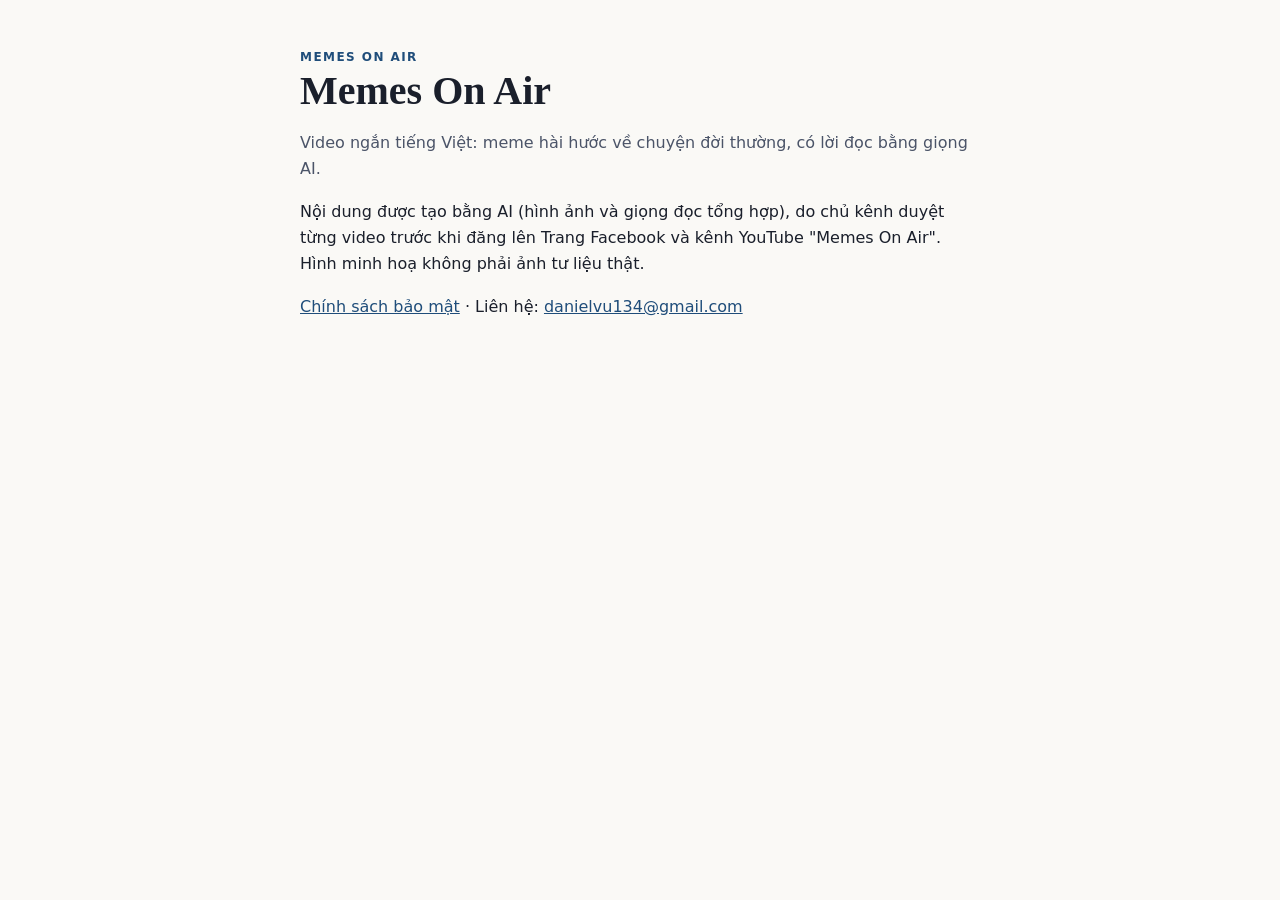
<file: site/index.html>
<!doctype html>
<html lang="vi"><head><meta charset="utf-8"><meta name="viewport" content="width=device-width,initial-scale=1">
<title>Memes On Air</title><meta name="description" content="Memes On Air: video ngắn meme hài hước tiếng Việt trên Facebook và YouTube.">
<link rel="stylesheet" href="style.css"></head><body><main>
<div class="eyebrow">Memes On Air</div>
<h1>Memes On Air</h1>
<p class="sub">Video ngắn tiếng Việt: meme hài hước về chuyện đời thường, có lời đọc bằng giọng AI.</p>
<p>Nội dung được tạo bằng AI (hình ảnh và giọng đọc tổng hợp), do chủ kênh duyệt từng video trước khi đăng lên Trang Facebook và kênh YouTube "Memes On Air". Hình minh hoạ không phải ảnh tư liệu thật.</p>
<p><a href="privacy/">Chính sách bảo mật</a> · Liên hệ: <a href="mailto:danielvu134@gmail.com">danielvu134@gmail.com</a></p>
</main></body></html>
</file>
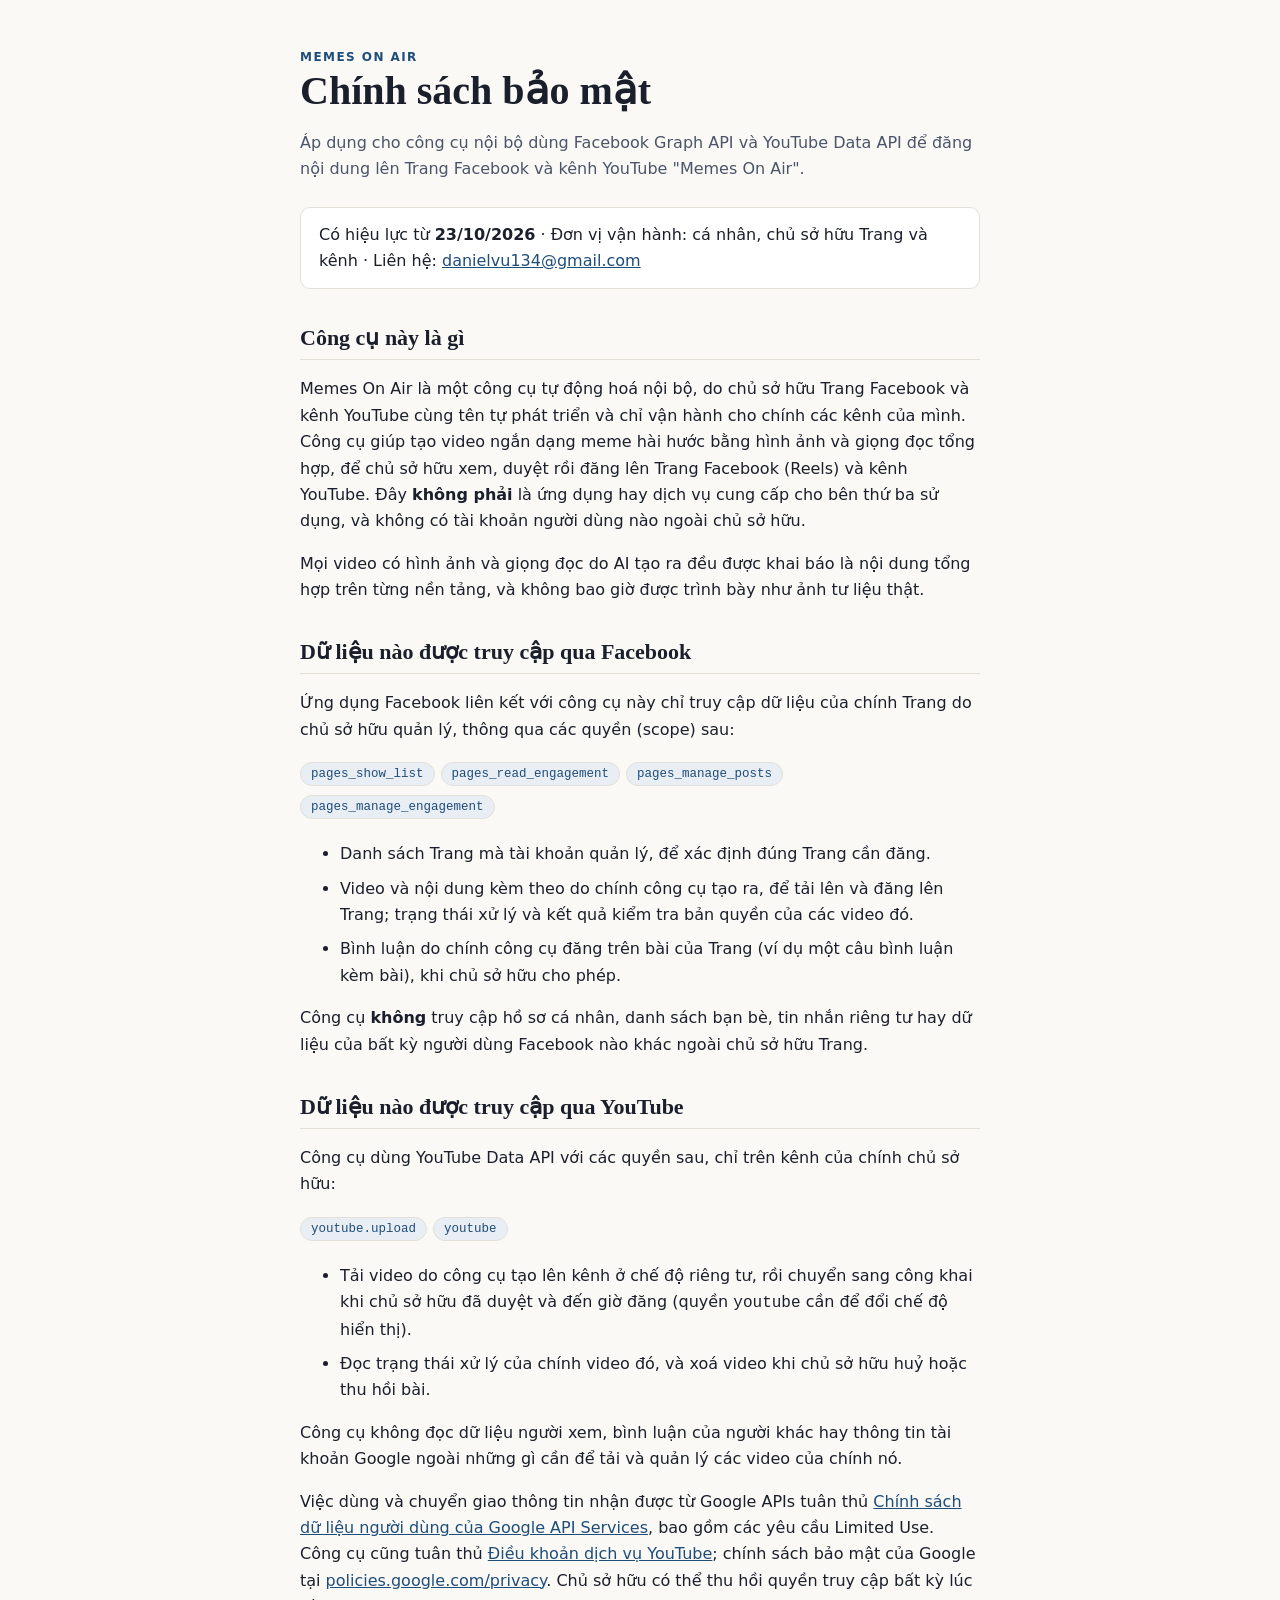
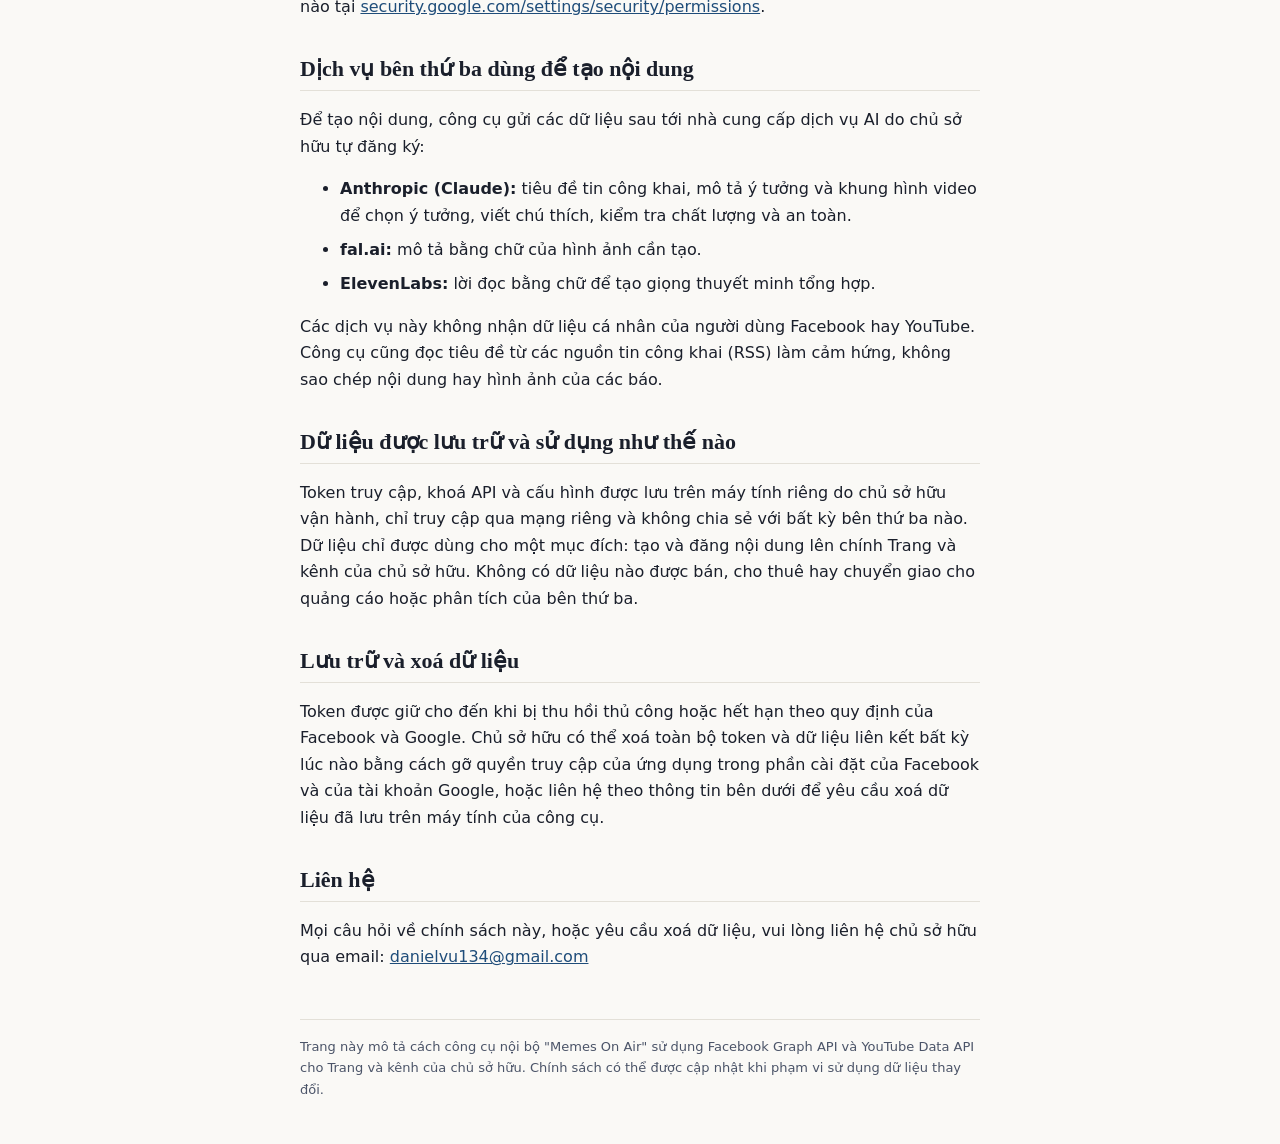
<file: site/privacy/index.html>
<!doctype html>
<html lang="vi"><head><meta charset="utf-8"><meta name="viewport" content="width=device-width,initial-scale=1">
<title>Chính sách bảo mật - Memes On Air</title>
<meta name="description" content="Chính sách bảo mật của công cụ Memes On Air khi đăng nội dung lên Trang Facebook và kênh YouTube của chủ sở hữu.">
<link rel="stylesheet" href="../style.css"></head><body><main>
<div class="eyebrow"><a href="../" style="text-decoration:none">Memes On Air</a></div>
<h1>Chính sách bảo mật</h1>
<p class="sub">Áp dụng cho công cụ nội bộ dùng Facebook Graph API và YouTube Data API để đăng nội dung lên Trang Facebook và kênh YouTube "Memes On Air".</p>
<div class="card">Có hiệu lực từ <strong>23/10/2026</strong> · Đơn vị vận hành: cá nhân, chủ sở hữu Trang và kênh · Liên hệ: <a href="mailto:danielvu134@gmail.com">danielvu134@gmail.com</a></div>

<h2>Công cụ này là gì</h2>
<p>Memes On Air là một công cụ tự động hoá nội bộ, do chủ sở hữu Trang Facebook và kênh YouTube cùng tên tự phát triển và chỉ vận hành cho chính các kênh của mình. Công cụ giúp tạo video ngắn dạng meme hài hước bằng hình ảnh và giọng đọc tổng hợp, để chủ sở hữu xem, duyệt rồi đăng lên Trang Facebook (Reels) và kênh YouTube. Đây <strong>không phải</strong> là ứng dụng hay dịch vụ cung cấp cho bên thứ ba sử dụng, và không có tài khoản người dùng nào ngoài chủ sở hữu.</p>
<p>Mọi video có hình ảnh và giọng đọc do AI tạo ra đều được khai báo là nội dung tổng hợp trên từng nền tảng, và không bao giờ được trình bày như ảnh tư liệu thật.</p>

<h2>Dữ liệu nào được truy cập qua Facebook</h2>
<p>Ứng dụng Facebook liên kết với công cụ này chỉ truy cập dữ liệu của chính Trang do chủ sở hữu quản lý, thông qua các quyền (scope) sau:</p>
<p><span class="pill">pages_show_list</span><span class="pill">pages_read_engagement</span><span class="pill">pages_manage_posts</span><span class="pill">pages_manage_engagement</span></p>
<ul>
<li>Danh sách Trang mà tài khoản quản lý, để xác định đúng Trang cần đăng.</li>
<li>Video và nội dung kèm theo do chính công cụ tạo ra, để tải lên và đăng lên Trang; trạng thái xử lý và kết quả kiểm tra bản quyền của các video đó.</li>
<li>Bình luận do chính công cụ đăng trên bài của Trang (ví dụ một câu bình luận kèm bài), khi chủ sở hữu cho phép.</li>
</ul>
<p>Công cụ <strong>không</strong> truy cập hồ sơ cá nhân, danh sách bạn bè, tin nhắn riêng tư hay dữ liệu của bất kỳ người dùng Facebook nào khác ngoài chủ sở hữu Trang.</p>

<h2>Dữ liệu nào được truy cập qua YouTube</h2>
<p>Công cụ dùng YouTube Data API với các quyền sau, chỉ trên kênh của chính chủ sở hữu:</p>
<p><span class="pill">youtube.upload</span><span class="pill">youtube</span></p>
<ul>
<li>Tải video do công cụ tạo lên kênh ở chế độ riêng tư, rồi chuyển sang công khai khi chủ sở hữu đã duyệt và đến giờ đăng (quyền <code>youtube</code> cần để đổi chế độ hiển thị).</li>
<li>Đọc trạng thái xử lý của chính video đó, và xoá video khi chủ sở hữu huỷ hoặc thu hồi bài.</li>
</ul>
<p>Công cụ không đọc dữ liệu người xem, bình luận của người khác hay thông tin tài khoản Google ngoài những gì cần để tải và quản lý các video của chính nó.</p>
<p>Việc dùng và chuyển giao thông tin nhận được từ Google APIs tuân thủ <a href="https://developers.google.com/terms/api-services-user-data-policy">Chính sách dữ liệu người dùng của Google API Services</a>, bao gồm các yêu cầu Limited Use. Công cụ cũng tuân thủ <a href="https://www.youtube.com/t/terms">Điều khoản dịch vụ YouTube</a>; chính sách bảo mật của Google tại <a href="https://policies.google.com/privacy">policies.google.com/privacy</a>. Chủ sở hữu có thể thu hồi quyền truy cập bất kỳ lúc nào tại <a href="https://security.google.com/settings/security/permissions">security.google.com/settings/security/permissions</a>.</p>

<h2>Dịch vụ bên thứ ba dùng để tạo nội dung</h2>
<p>Để tạo nội dung, công cụ gửi các dữ liệu sau tới nhà cung cấp dịch vụ AI do chủ sở hữu tự đăng ký:</p>
<ul>
<li><strong>Anthropic (Claude):</strong> tiêu đề tin công khai, mô tả ý tưởng và khung hình video để chọn ý tưởng, viết chú thích, kiểm tra chất lượng và an toàn.</li>
<li><strong>fal.ai:</strong> mô tả bằng chữ của hình ảnh cần tạo.</li>
<li><strong>ElevenLabs:</strong> lời đọc bằng chữ để tạo giọng thuyết minh tổng hợp.</li>
</ul>
<p>Các dịch vụ này không nhận dữ liệu cá nhân của người dùng Facebook hay YouTube. Công cụ cũng đọc tiêu đề từ các nguồn tin công khai (RSS) làm cảm hứng, không sao chép nội dung hay hình ảnh của các báo.</p>

<h2>Dữ liệu được lưu trữ và sử dụng như thế nào</h2>
<p>Token truy cập, khoá API và cấu hình được lưu trên máy tính riêng do chủ sở hữu vận hành, chỉ truy cập qua mạng riêng và không chia sẻ với bất kỳ bên thứ ba nào. Dữ liệu chỉ được dùng cho một mục đích: tạo và đăng nội dung lên chính Trang và kênh của chủ sở hữu. Không có dữ liệu nào được bán, cho thuê hay chuyển giao cho quảng cáo hoặc phân tích của bên thứ ba.</p>

<h2>Lưu trữ và xoá dữ liệu</h2>
<p>Token được giữ cho đến khi bị thu hồi thủ công hoặc hết hạn theo quy định của Facebook và Google. Chủ sở hữu có thể xoá toàn bộ token và dữ liệu liên kết bất kỳ lúc nào bằng cách gỡ quyền truy cập của ứng dụng trong phần cài đặt của Facebook và của tài khoản Google, hoặc liên hệ theo thông tin bên dưới để yêu cầu xoá dữ liệu đã lưu trên máy tính của công cụ.</p>

<h2>Liên hệ</h2>
<p>Mọi câu hỏi về chính sách này, hoặc yêu cầu xoá dữ liệu, vui lòng liên hệ chủ sở hữu qua email: <a href="mailto:danielvu134@gmail.com">danielvu134@gmail.com</a></p>

<footer>Trang này mô tả cách công cụ nội bộ "Memes On Air" sử dụng Facebook Graph API và YouTube Data API cho Trang và kênh của chủ sở hữu. Chính sách có thể được cập nhật khi phạm vi sử dụng dữ liệu thay đổi.</footer>
</main></body></html>
</file>
<file: site/style.css>
:root{--ink:#1a1f2b;--soft:#4b5468;--paper:#faf9f6;--raised:#fff;--line:#e3e0d8;--accent:#1f4d7a;--pill:#e8eef4}
@media (prefers-color-scheme:dark){:root{--ink:#eceef2;--soft:#a9b0c0;--paper:#14161c;--raised:#1b1e26;--line:#2b2f3a;--accent:#7fb0e0;--pill:#1d2a38}}
*{box-sizing:border-box}
body{margin:0;background:var(--paper);color:var(--ink);font:16px/1.65 system-ui,-apple-system,"Segoe UI",sans-serif;padding:48px 20px}
main{max-width:680px;margin:0 auto}
h1{font:600 clamp(28px,6vw,40px)/1.15 Georgia,serif;margin:0 0 8px}
h2{font:600 22px Georgia,serif;margin:36px 0 12px;padding-bottom:8px;border-bottom:1px solid var(--line)}
.eyebrow{font-size:12px;font-weight:600;letter-spacing:.12em;text-transform:uppercase;color:var(--accent)}
.sub{color:var(--soft)}
.card{background:var(--raised);border:1px solid var(--line);border-radius:10px;padding:14px 18px;margin:24px 0}
.pill{display:inline-block;font:12.5px ui-monospace,Consolas,monospace;background:var(--pill);color:var(--accent);border:1px solid var(--line);padding:4px 10px;border-radius:999px;margin:0 6px 6px 0}
a{color:var(--accent)}
li{margin-bottom:8px}
footer{margin-top:48px;padding-top:16px;border-top:1px solid var(--line);font-size:13px;color:var(--soft)}
</file>
